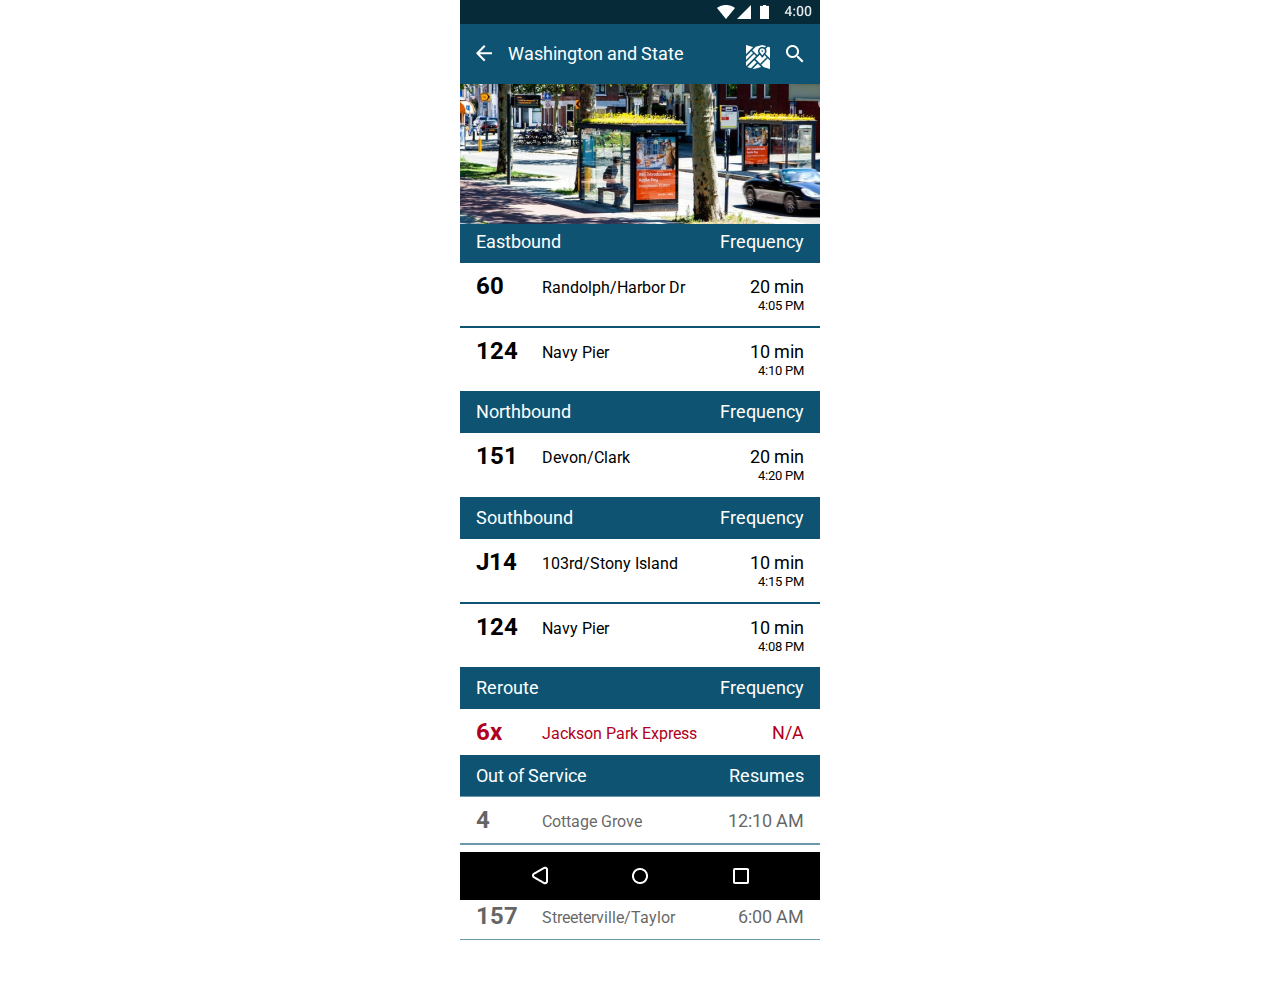
<file: index.html>
<!DOCTYPE html>
<html lang="en" dir="ltr">
  <head>
    <meta charset="utf-8">
    <meta name="viewport" content="width=device-width, initial-scale=1">
    <link rel="stylesheet" type="text/css" href="css/reset.css">
    <link rel="stylesheet" type="text/css" href="css/style.css">
    <link rel="stylesheet"  href="https://fonts.googleapis.com/css?family=Roboto">
    <title>Washington and State</title>
  </head>
  <body>

<!-- This section should not scroll -->
    <section class="static">
        <img class="status-bar" src="images/status-bar.png" alt="Android Status Bar">
<!-- Top Navigation Bar for this stop -->
    <ul class="navigation">
        <li class="back-arrow">
          <img class="icon" src="images/backarrow.png" alt="Back Arrow">
        </li>
        <li class="stop-name">
          <h2>Washington and State</h2>
        </li>
        <li class="search">
          <img class="icon" src="images/search_.png" alt="Search">
        </li>
        <li class="mapview">
          <img class="icon" src="images/mapicon.png" alt="View Map">
        </li>
    </ul>
    <div class="stop-image">

    </div>
    </section>

<!-- This Section will scroll -->
    <section class="scroll-List">
      <div class="buffer">
      </div>
      <!-- Northbound List -->
              <ul class="eastbound">
                <li>
                <ul class="header">
                  <li class="direction">
                    <h3>Eastbound</h3>
                  </li>
                  <li class="time-cat">
                    <h3>Frequency</h3>
                  </li>
                </ul></li>

                <!-- Line 60 E -->
                <a href="#" aria-label="Line 151 Northbound View">
                  <ul class="line">
                    <li class="number">
                      <h1>60</h1>
                    </li>
                    <li class="destination">
                      <h4>Randolph/Harbor Dr</h4>
                    </li>
                    <li class="time">
                      <p> <h3>20 min</h3></p>
                      <p><h5>4:05 PM</h5></p>
                    </li>
                  </ul>
                </a>
                <!-- Line 124 E -->
                <a href="#" aria-label="Line 124 Northbound View">
                  <ul class="line">
                    <li class="number">
                      <h1>124</h1>
                    </li>
                    <li class="destination">
                      <h4>Navy Pier</h4>
                    </li>
                    <li class="time">
                      <p><h3>10 min</h3></p>
                      <p><h5>4:10 PM</h5></p>
                    </li>
                  </ul>
                </a>
              </ul>
<!-- Northbound List -->
        <ul class="northbound">
          <li>
          <ul class="header">
            <li class="direction">
              <h3>Northbound</h3>
            </li>
            <li class="time-cat">
              <h3>Frequency</h3>
            </li>
          </ul></li>

          <!-- Line 151 N -->
          <a href="#" aria-label="Line 151 Northbound View">
            <ul class="line">
              <li class="number">
                <h1>151</h1>
              </li>
              <li class="destination">
                <h4>Devon/Clark</h4>
              </li>
              <li class="time">
                <p><h3>20 min</h3></p>
                <p><h5>4:20 PM</h5></p>
              </li>
            </ul>
          </a>
<!-- Southbound List -->
        <ul class="southbound">
          <li>
          <ul class="header">
            <li class="direction">
              <h3>Southbound</h3>
            </li>
            <li class="time-cat">
              <h3>Frequency</h3>
            </li>
          </ul></li>
          <!-- Line J14 S -->
          <a href="#" aria-label="Line J14 Southbound View">
            <ul class="line">
              <li class="number">
                <h1>J14</h1>
              </li>
              <li class="destination">
                <h4>103rd/Stony Island</h4>
              </li>
              <li class="time">
                <p><h3>10 min</h3></p>
                <p> <h5>4:15 PM</h5> </p>
              </li>
            </ul>
          </a>
          <!-- Line 124 S -->
            <a href="#" aria-label="Line 124 Southbound View">
              <ul class="line">

              <li class="number">
                <h1>124</h1>
              </li>
              <li class="destination">
                <h4>Navy Pier</h4>
              </li>
              <li class="time">
                <p><h3>10 min</h3></p>
                <p> <h5>4:08 PM</h5> </p>
              </li>
            </ul>
          </a>
        </ul>
<!-- Reroute List -->
        <ul class="reroute">
          <li></li>
          <ul class="header">
            <li class="direction">
              <h3>Reroute</h3>
            </li>
            <li class="time-cat">
              <h3>Frequency</h3>
            </li>
          </ul>
          <!-- Line 6x -->
          <a href="#" aria-label="Line 6x View">
            <ul class="line">
              <li class="number">
                <h1>6x</h1>
              </li>
              <li class="destination">
                <h4>Jackson Park Express</h4>
              </li>
              <li class="time">
                <h3>N/A</h3>
              </li>
            </ul>
          </a>
        </ul>
<!-- Out of service List -->
        <ul class="out-of-service">
          <li></li>
          <ul class="header">
            <li class="direction">
              <h3>Out of Service</h3>
            </li>
            <li class="time-cat">
              <h3>Resumes</h3>
            </li>
          </ul>
          <!-- Line 4 -->
          <a href="#" aria-label="Line 4 View">
            <ul class="line">
              <li class="number">
                <h1>4</h1>
              </li>
              <li class="destination">
                <h4>Cottage Grove</h4>
              </li>
              <li class="time">
                <h3>12:10 AM</h3>
              </li>
            </ul>
          </a>

          <!-- Line 20 -->
          <a href="#" aria-label="Line 20 View">
            <ul class="line">
              <li class="number">
                <h1>20</h1>
              </li>
              <li class="destination">
                <h4>Madison</h4>
              </li>
              <li class="time">
                <h3>12:10 AM</h3>
              </li>
            </ul>
          </a>

          <!-- Line 157 -->
          <a href="#" aria-label="Line 157 View">
            <ul class="line">
              <li class="number">
                <h1>157</h1>
              </li>
              <li class="destination">
                <h4>Streeterville/Taylor</h4>
              </li>
              <li class="time">
                <h3>6:00 AM</h3>
              </li>
            </ul>
          </a>
        </ul>
    </section>
<!-- Image of android navbar for prototype only.
Should be stuck on the bottom of the screen and not scroll -->
    <section class="navbar">
        <img class="android-navbar" src="images/nav_bar.png" alt="Android Navigation bar">
    </section>
    <div class="buffer-bottom">

    </div>
  </body>
</html>
</file>
<file: css/style.css>
*, *:before, *:after {
  box-sizing: border-box;
}

body {
  font-family: Roboto, sans-serif;
  font-size: 16px;
  width: 360px;
  margin: auto;
}

.image {
  width: 100%;
}

a {
  text-decoration: none;
  color: inherit;
}
a :hover {background-color: #C9DEE3;}
a :active {color: inherit;}

h1 {
  font-size: 1.5em;
  font-weight: bold;
}

h2 {
  font-size: 1.125em;
}

h3 {
  font-size: 1.125em;
}

h4 {
  font-size: 1em;
}
h5  {
  font-size: .8em;
  line-height: 1.5em;
}

/** All the code for the
static elements at the top **/

.stop-image {
  background-image: url("/images/stop-image.png");
  width: 100%;
  height: 140px;
}
.static {
  position: fixed;
  top: 0;
  background-color: #0E5472;
}

.navigation {
  background-color: #0E5472;
  color: #FFFFFF;
  display: table;
}
ul.navigation {
  padding-bottom: 4px;
  padding-top: 10px;
  width: 100%;
  padding-left: 8px;
  padding-right: 8px;
}
ul.navigation li {
  display: inline-block;
  padding: 8px;
}
.search, .mapview {
  float: right;
}
.back-arrow, .stop-name {
  float: left;
}


/** all the code for the
scrolling elements **/

.buffer { /** This makes sure the content starts under the fixed items, this could also be done in Java easier **/
  margin-bottom: 222px;
}

/** header details **/
.header {
  background-color: #0E5472;
  color: #FFFFFF;
  display: table;
}
ul.header {
  padding-left: 16px;
  padding-right: 16px;
  width: 100%;
  padding-top: 11px;
  padding-bottom: 11px;
}
ul.header li {
  display: inline-block;

}
.number {
  float: left;
  width: 20%;

}
.direction {
  float: left;
  width: 45%;
}
.time {
  float: right;
  width: 25%;
  text-align: right;
  padding-top: 4px;
}
.destination {
  padding-top: 6px;
}
.time-cat {
  float: right;
  text-align: right;
}



/** Line details **/
.line {
  background-color: #FFFFFF
  color: #37474F;
  width: 20%;
  display: table;
}
ul.line {
  padding-left: 16px;
  padding-right: 16px;
  width: 100%;
  padding-top: 11px;
  padding-bottom: 11px;
  border-top: .1em;
  border-bottom: .1em;
  border-style: solid;
  border-color: #0E5472;
}
ul.line li {
  display: inline-block;

}

.reroute .line > li {
  color: #B00020;
}
/** Cant get this part to make the text opaque **/
.out-of-service .line {
  opacity: .6;
}


/** Static Android Navbar **/
.android-navbar {
  position: fixed;
  bottom: 0;
  margin: 0;
}
.buffer-bottom {
  margin-bottom: 50px
}
</file>
